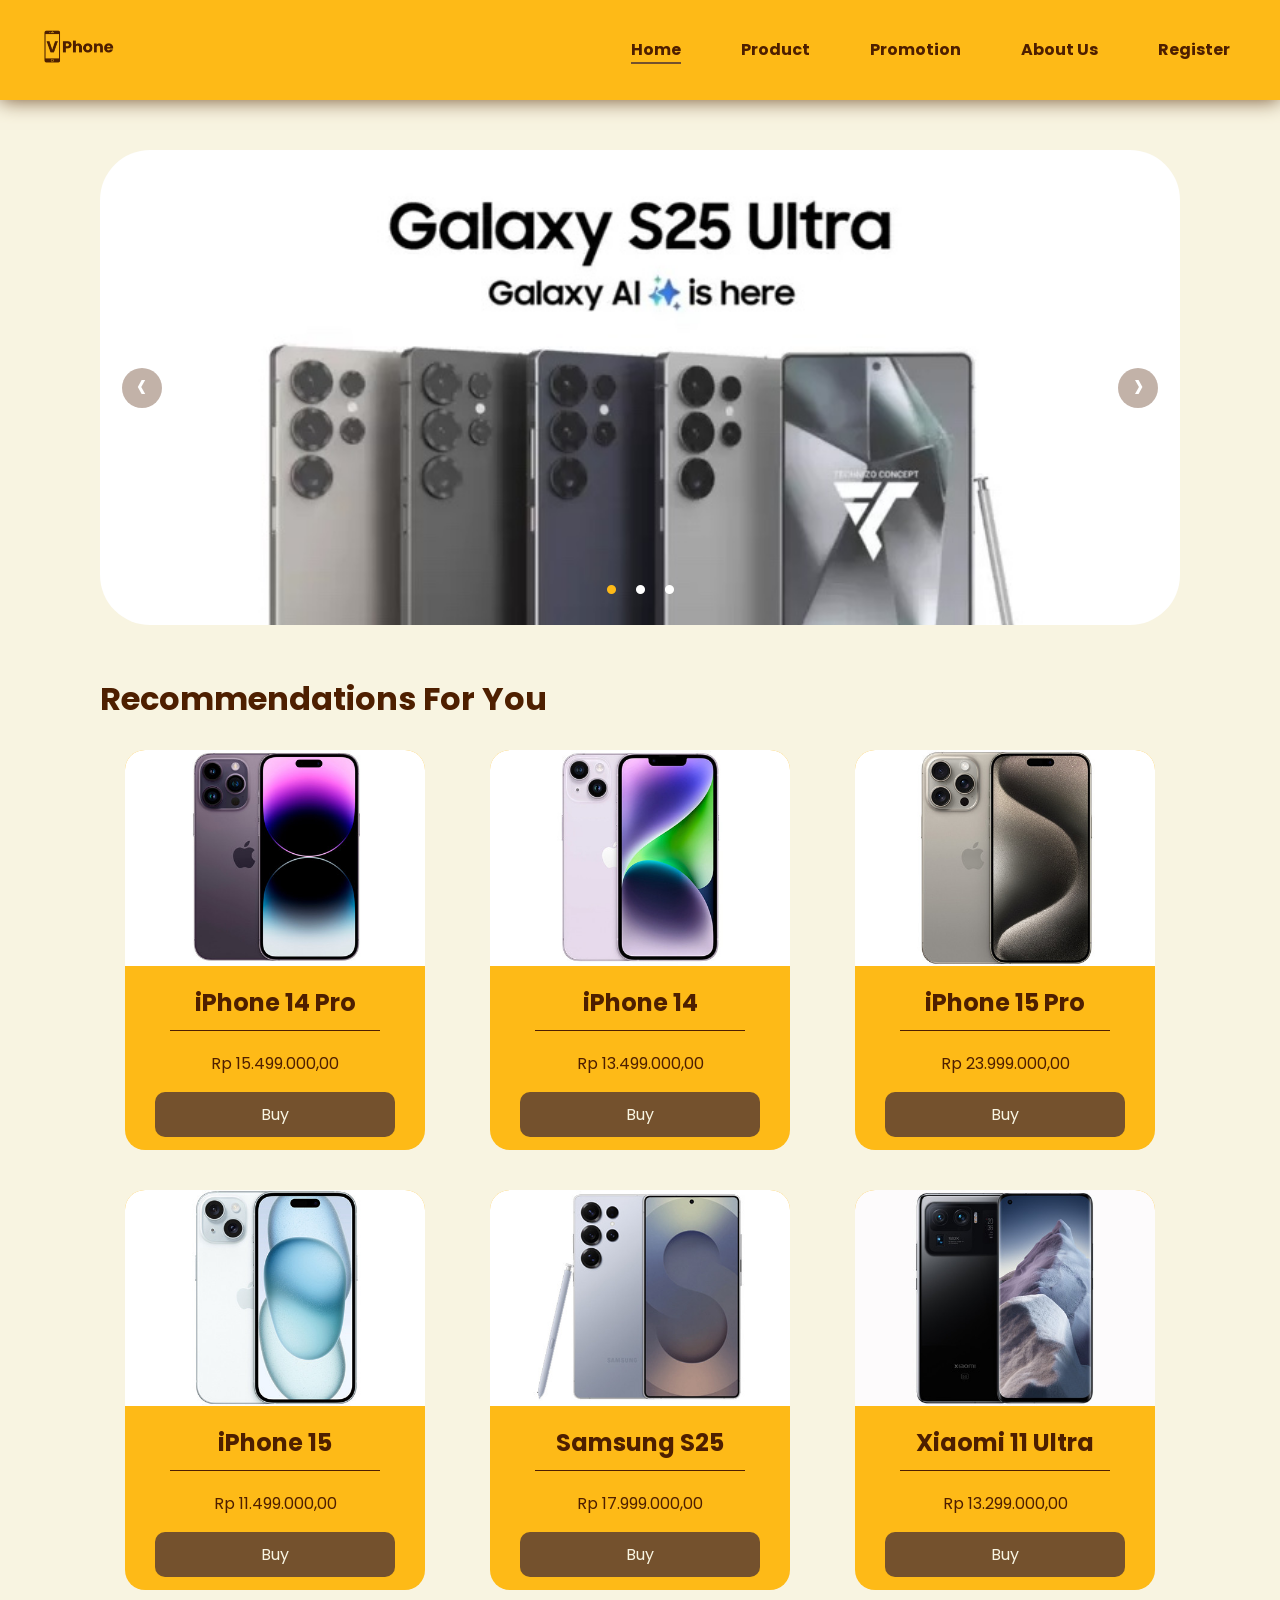
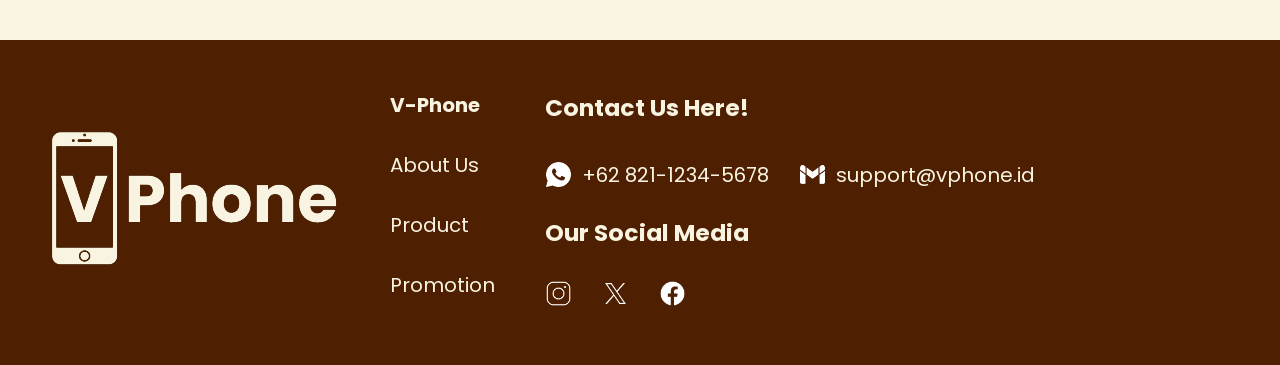
<file: index.html>
<!DOCTYPE html>
<html lang="en">
<head>
    <meta charset="UTF-8">
    <meta name="viewport" content="width=device-width, initial-scale=1.0">
    <title>V-Phone</title>

    <link rel="stylesheet" href="css/base.css">
    <link rel="stylesheet" href="css/navbar.css">
    <link rel="stylesheet" href="css/carousel.css">
    <link rel="stylesheet" href="css/recommendation.css">
    <link rel="stylesheet" href="css/footer.css">
</head>
<body>
    <!-- Navigation Bar -->
    <nav id="navbar">
        <div id="nav-element-wrapper">
            <div>
                <a href="index.html"><img src="asset/logo_dark.png" id="nav-logo" alt="V-Phone Logo"></a>
            </div>
            <div id="menu-wrapper">
                <a href="index.html" class="active">Home</a>
                <a href="product.html">Product</a>
                <a href="promotion.html">Promotion</a>
                <a href="about.html">About Us</a>
                <a href="register.html">Register</a>
            </div>
            <div id="hamburger-wrapper">
                <img src="asset/hamburger.png" id="hamburger" alt="">
            </div>
        </div>
        <div id="hamburger-nav-wrapper">
            <div>
                <a href="index.html" class="active">Home</a>
                <a href="product.html">Product</a>
                <a href="promotion.html">Promotion</a>
                <a href="about.html">About Us</a>
                <a href="register.html">Register</a>
            </div>
        </div>
    </nav>

    <!-- Carousel -->
    <section>
        <div class="carousel">
            <div class="carousel-inner">
                <input class="carousel-open" type="radio" id="carousel-1" name="carousel" aria-hidden="true" hidden="" checked="checked">
                <div class="carousel-item">
                    <img src="asset/image-slide1.jpg">
                </div>
                <input class="carousel-open" type="radio" id="carousel-2" name="carousel" aria-hidden="true" hidden="">
                <div class="carousel-item">
                    <img src="asset/image-slide2.jpeg">
                </div>
                <input class="carousel-open" type="radio" id="carousel-3" name="carousel" aria-hidden="true" hidden="">
                <div class="carousel-item">
                    <img src="asset/image-slide3.jpg">
                </div>
                <label for="carousel-3" class="carousel-control prev control-1">‹</label>
                <label for="carousel-2" class="carousel-control next control-1">›</label>
                <label for="carousel-1" class="carousel-control prev control-2">‹</label>
                <label for="carousel-3" class="carousel-control next control-2">›</label>
                <label for="carousel-2" class="carousel-control prev control-3">‹</label>
                <label for="carousel-1" class="carousel-control next control-3">›</label>
                <ol class="carousel-indicators">
                    <li>
                        <label for="carousel-1" class="carousel-bullet">•</label>
                    </li>
                    <li>
                        <label for="carousel-2" class="carousel-bullet">•</label>
                    </li>
                    <li>
                        <label for="carousel-3" class="carousel-bullet">•</label>
                    </li>
                </ol>
            </div>
        </div>
    </section>

    <!-- Recommendations -->
    <section id="recommendation-section">
        <h1 id="recommendation-title">Recommendations For You</h1>
        <div id="recommendation-product-wrapper">
           
        </div>
    </section>

    <!-- Footer -->
    <footer>
        <div id="inner-footer-wrapper">
            <div>
                <a href="index.html"><img class="logo-footer" src="asset/logo_light.png" alt=""></a>
            </div>
            <div id="menu-contact-wrapper">
                <div id="footer-menu-wrapper">
                    <a href="index.html"><b>V-Phone</b></a>
                    <a href="about.html">About Us</a>
                    <a href="product.html">Product</a>
                    <a href="product.html">Promotion</a>
                </div>
                <div id="footer-contact-wrapper">
                    <h3>Contact Us Here!</h3>
                    <div id="contact-list-wrapper">
                        <a href="https://api.whatsapp.com" class="contact-detail">
                            <img class="whatsapp" src="asset/whatsapp.png" alt="">
                            <p>+62 821-1234-5678</p>
                        </a>
                        <a href="https://mail.google.com" class="contact-detail">
                            <img class= "gmail" src="asset/gmail.png" alt="">
                            <p>support@vphone.id</p>
                        </a>
                    </div>
                    <h3>Our Social Media</h3>
                    <div id="social-media-list-wrapper">
                        <a href="https://www.instagram.com"><img class="instagram" src="asset/instagram.png" alt=""></a>
                        <a href="https://x.com"><img class="twitter" src="asset/twitter.png" alt=""></a>
                        <a href="https://web.facebook.com/?_rdc=1&_rdr"><img class ="facebook" src="asset/facebook.png" alt=""></a>
                    </div>
                </div>
            </div>
        </div>
    </footer>

    <script src="js/navbar.js"></script>
    <script src="js/recommendation.js"></script>
</body>
</html>
</file>
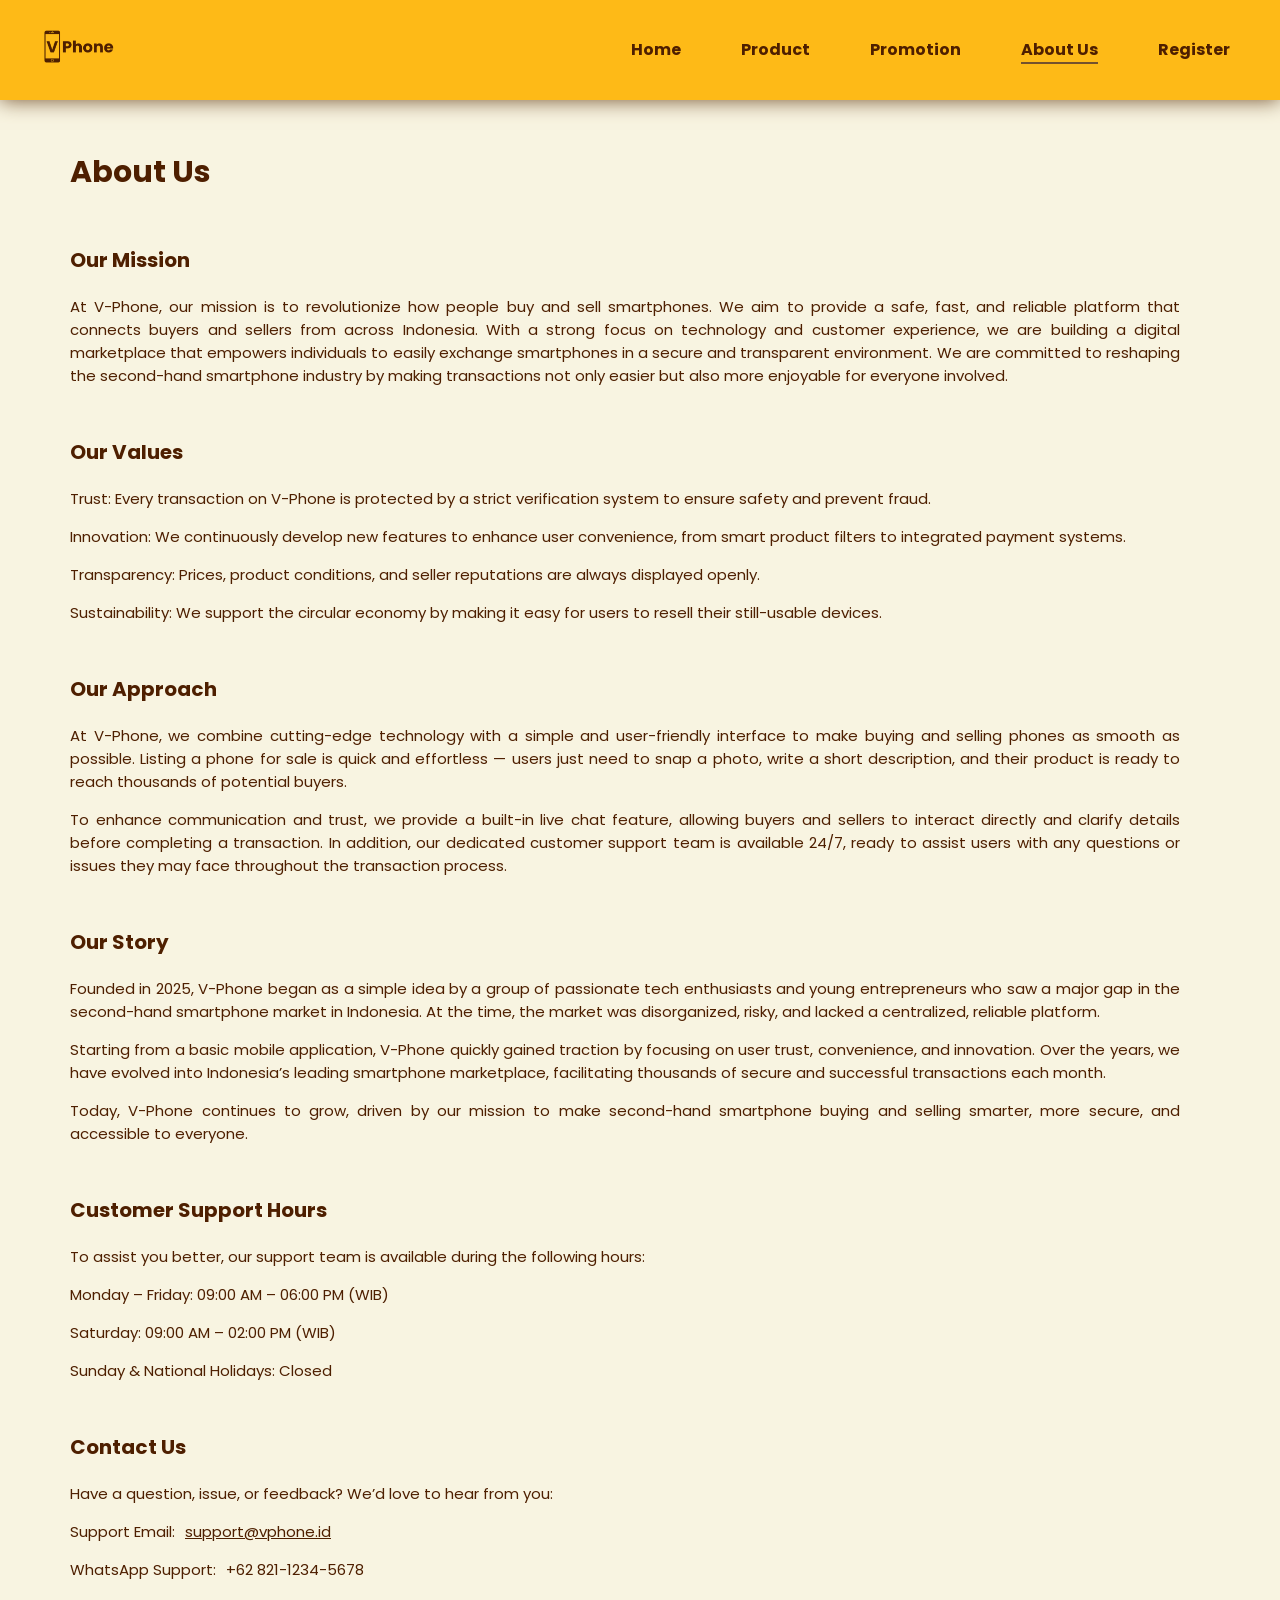
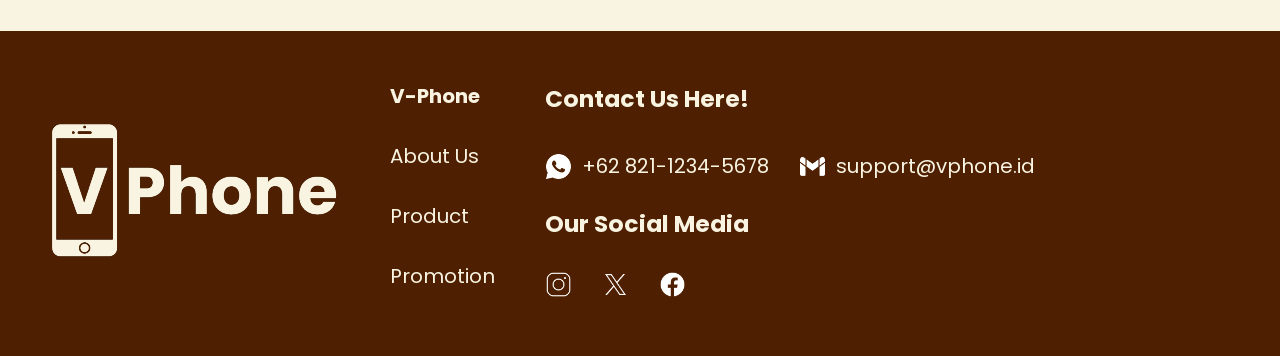
<file: about.html>
<!DOCTYPE html>
<html lang="en">
<head>
    <meta charset="UTF-8">
    <meta name="viewport" content="width=device-width, initial-scale=1.0">
    <title>About Us</title>
    <link rel="stylesheet" href="css/about.css" />
    <link rel="stylesheet" href="css/base.css" />
    <link rel="stylesheet" href="css/navbar.css" />
    <link rel="stylesheet" href="css/footer.css" />
</head>
<body>
    <!-- Navigation Bar -->
    <nav id="navbar">
        <div id="nav-element-wrapper">
            <div>
                <a href="index.html"><img src="asset/logo_dark.png" id="nav-logo" alt="V-Phone Logo"></a>
            </div>
            <div id="menu-wrapper">
                <a href="index.html">Home</a>
                <a href="product.html">Product</a>
                <a href="promotion.html">Promotion</a>
                <a href="about.html" class="active">About Us</a>
                <a href="register.html">Register</a>
            </div>
            <div id="hamburger-wrapper">
                <img src="asset/hamburger.png" id="hamburger" alt="">
            </div>
        </div>
        <div id="hamburger-nav-wrapper">
            <div>
                <a href="index.html">Home</a>
                <a href="product.html">Product</a>
                <a href="promotion.html">Promotion</a>
                <a href="about.html" class="active">About Us</a>
                <a href="register.html">Register</a>
            </div>
        </div>
    </nav>

    <!-- Content -->
    <div id="about-us-wrapper"> 
        <h1 id="about">
        About Us
        </h1>
        <h1 class="title">Our Mission</h1>
        <p class="text-content">
            At V-Phone, our mission is to revolutionize how people buy and sell smartphones. We aim to provide a safe, fast, and reliable platform that connects buyers and sellers from across Indonesia. With a strong focus on technology and customer experience, we are building a digital marketplace that empowers individuals to easily exchange smartphones in a secure and transparent environment.
            We are committed to reshaping the second-hand smartphone industry by making transactions not only easier but also more enjoyable for everyone involved.
        </p>
        <h1 class="title">Our Values</h1>
        <p class="text-content">
            Trust: Every transaction on V-Phone is protected by a strict verification system to ensure safety and prevent fraud.
        </p>
        <p class="text-content">
            Innovation: We continuously develop new features to enhance user convenience, from smart product filters to integrated payment systems.
        </p>
        <p class="text-content">
            Transparency: Prices, product conditions, and seller reputations are always displayed openly.
        </p>
        <p class="text-content">
            Sustainability: We support the circular economy by making it easy for users to resell their still-usable devices.
        </p>
        <h1 class="title">Our Approach</h1>
        <p class="text-content">
            At V-Phone, we combine cutting-edge technology with a simple and user-friendly interface to make buying and selling phones as smooth as possible. Listing a phone for sale is quick and effortless — users just need to snap a photo, write a short description, and their product is ready to reach thousands of potential buyers.
        </p>
        <p class="text-content">To enhance communication and trust, we provide a built-in live chat feature, allowing buyers and sellers to interact directly and clarify details before completing a transaction. In addition, our dedicated customer support team is available 24/7, ready to assist users with any questions or issues they may face throughout the transaction process.
        </p>
        <h1 class="title">Our Story</h1>
        <p class="text-content">
            Founded in 2025, V-Phone began as a simple idea by a group of passionate tech enthusiasts and young entrepreneurs who saw a major gap in the second-hand smartphone market in Indonesia. At the time, the market was disorganized, risky, and lacked a centralized, reliable platform.
        </p>
        <p class="text-content">
            Starting from a basic mobile application, V-Phone quickly gained traction by focusing on user trust, convenience, and innovation. Over the years, we have evolved into Indonesia’s leading smartphone marketplace, facilitating thousands of secure and successful transactions each month.
        </p>
        <p class="text-content">
            Today, V-Phone continues to grow, driven by our mission to make second-hand smartphone buying and selling smarter, more secure, and accessible to everyone.
        </p>
        <h1 class="title">Customer Support Hours</h1>
        <p class="text-content">
            To assist you better, our support team is available during the following hours:
        </p>
        <p class="text-content">
            Monday – Friday: 09:00 AM – 06:00 PM (WIB)
        </p>
        <p class="text-content">
            Saturday: 09:00 AM – 02:00 PM (WIB)
        </p>
        <p class="text-content">
            Sunday & National Holidays: Closed
        </p>
        <h1 class="title">Contact Us</h1>
        <p class="text-content">
            Have a question, issue, or feedback? We’d love to hear from you:
        </p>
        <p class="text-content">
            Support Email: <a id = "email-support" href="https://mail.google.com">support@vphone.id</a>
        </p>
        <p class="text-content">
            WhatsApp Support: <a id="contact-support" href="https://api.whatsapp.com">+62 821-1234-5678</a>
        </p>
    </div>

    <!-- Footer -->
    <footer>
        <div id="inner-footer-wrapper">
            <div>
                <a href="index.html"><img class="logo-footer" src="asset/logo_light.png" alt=""></a>
            </div>
            <div id="menu-contact-wrapper">
                <div id="footer-menu-wrapper">
                    <a href="index.html"><b>V-Phone</b></a>
                    <a href="about.html">About Us</a>
                    <a href="product.html">Product</a>
                    <a href="promotion.html">Promotion</a>
                </div>
                <div id="footer-contact-wrapper">
                    <h3>Contact Us Here!</h3>
                    <div id="contact-list-wrapper">
                        <a href="https://api.whatsapp.com" class="contact-detail">
                            <img class="whatsapp" src="asset/whatsapp.png" alt="">
                            <p>+62 821-1234-5678</p>
                        </a>
                        <a href="https://mail.google.com" class="contact-detail">
                            <img class= "gmail" src="asset/gmail.png" alt="">
                            <p>support@vphone.id</p>
                        </a>
                    </div>
                    <h3>Our Social Media</h3>
                    <div id="social-media-list-wrapper">
                        <a href="https://www.instagram.com"><img class="instagram" src="asset/instagram.png" alt=""></a>
                        <a href="https://x.com"><img class="twitter" src="asset/twitter.png" alt=""></a>
                        <a href="https://web.facebook.com/?_rdc=1&_rdr"><img class ="facebook" src="asset/facebook.png" alt=""></a>
                    </div>
                </div>
            </div>
        </div>
    </footer>

    <script src="js/navbar.js"></script>
</body>
</html>
</file>
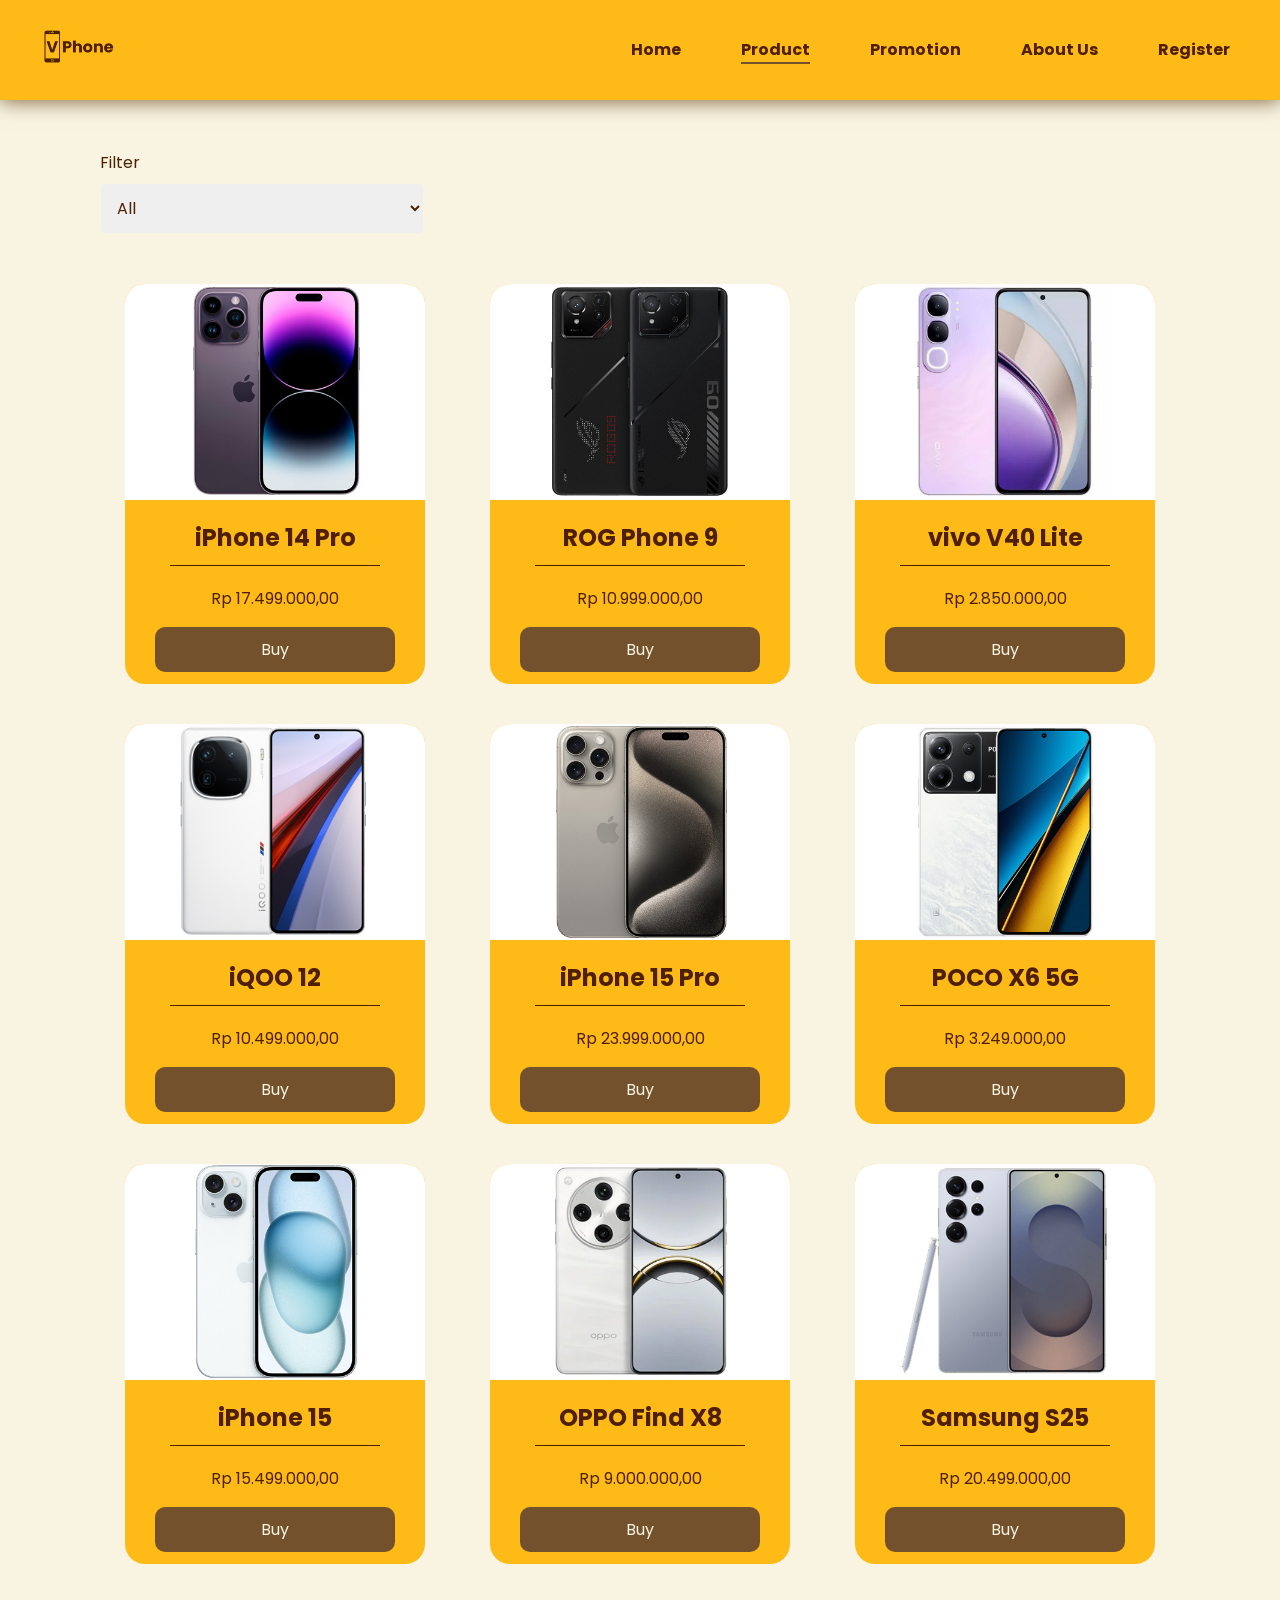
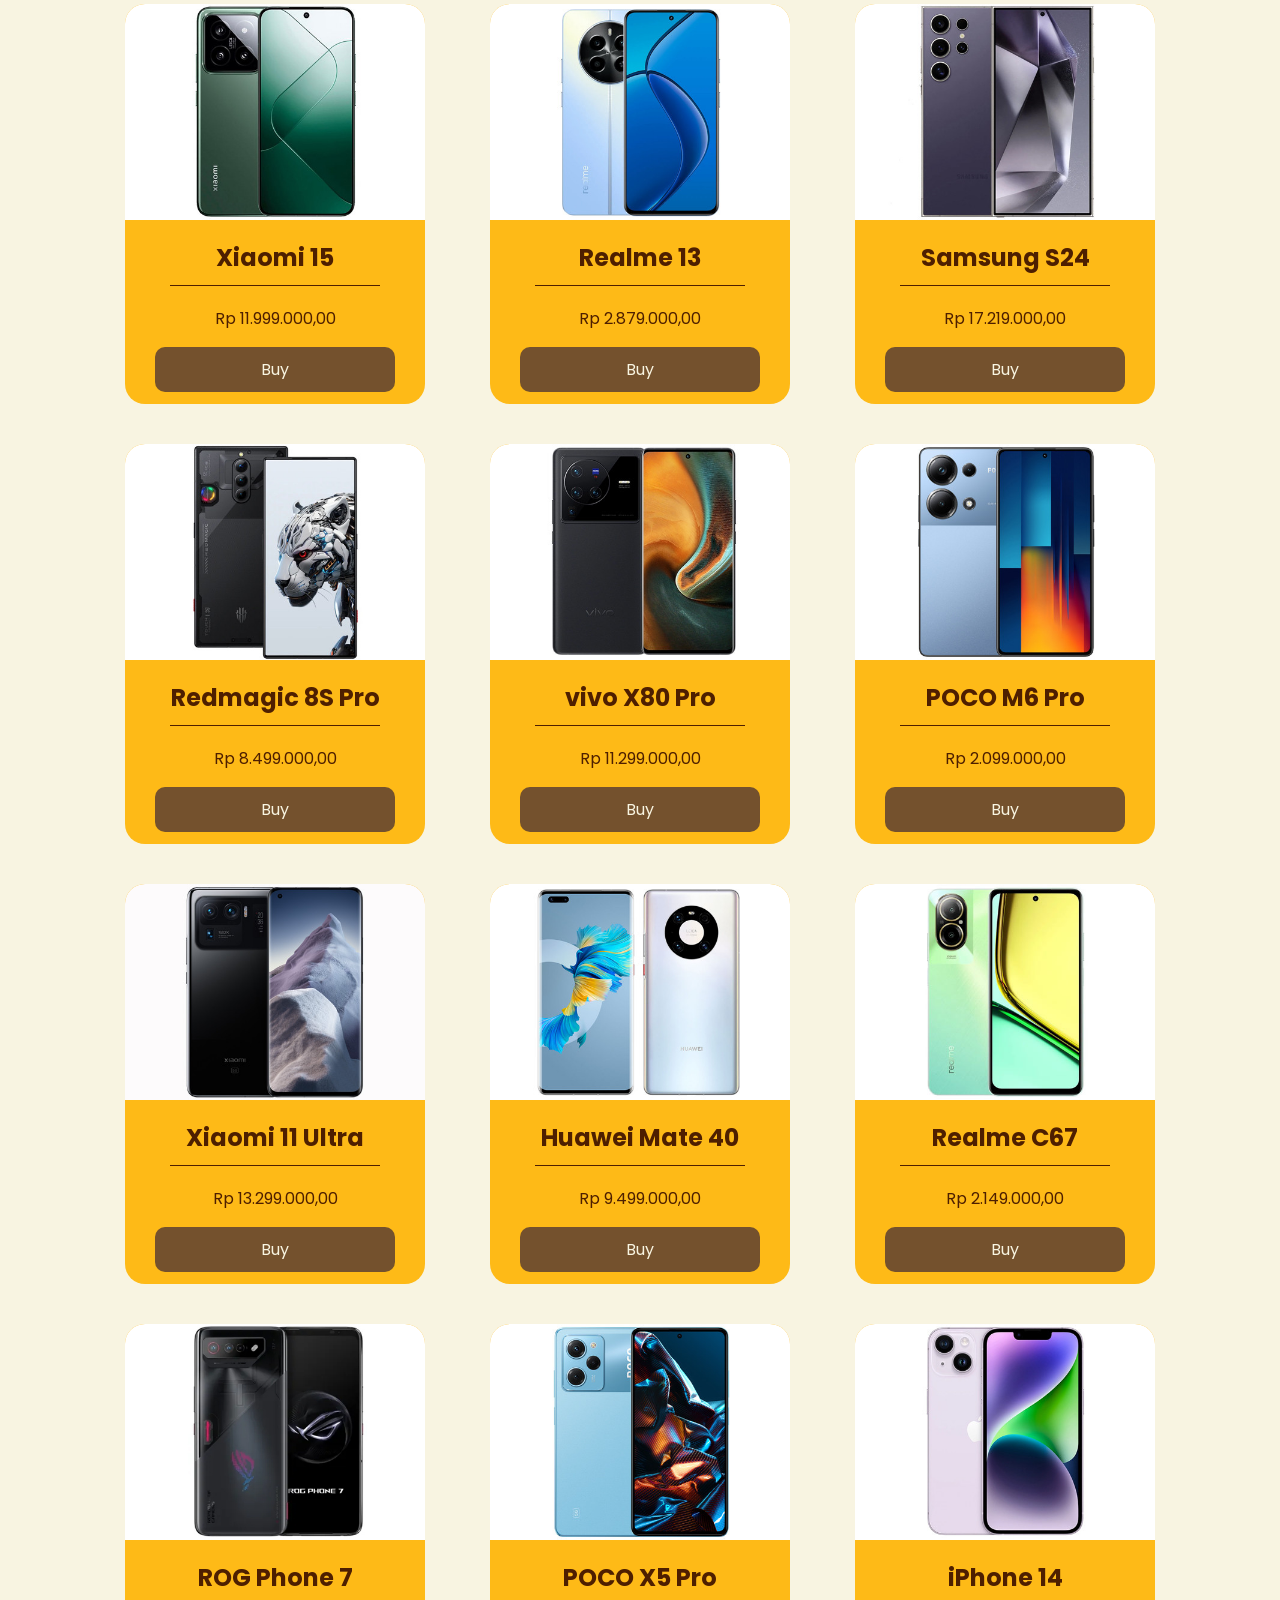
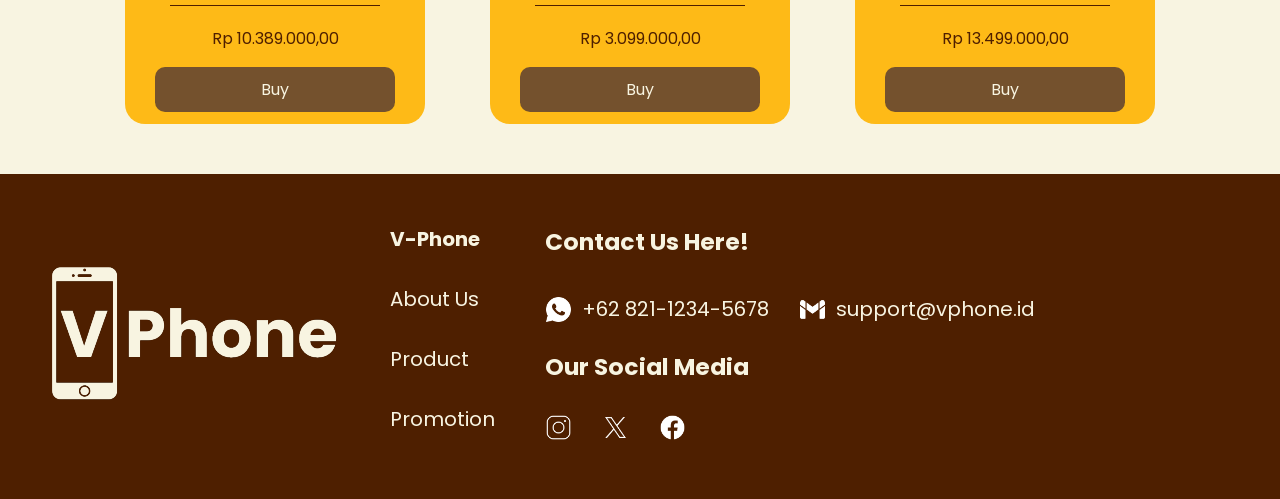
<file: product.html>
<!DOCTYPE html>
<html lang="en">
<head>
    <meta charset="UTF-8">
    <meta name="viewport" content="width=device-width, initial-scale=1.0">
    <title>Product</title>
    <link rel="stylesheet" href="css/recommendation.css">
    <link rel="stylesheet" href="css/filter.css">
    <link rel="stylesheet" href="css/base.css" />
    <link rel="stylesheet" href="css/navbar.css" />
    <link rel="stylesheet" href="css/footer.css" />
</head>
<body>
    <!-- Navigation Bar -->
    <nav id="navbar">
        <div id="nav-element-wrapper">
            <div>
                <a href="index.html"><img src="asset/logo_dark.png" id="nav-logo" alt="V-Phone Logo"></a>
            </div>
            <div id="menu-wrapper">
                <a href="index.html">Home</a>
                <a href="product.html" class="active">Product</a>
                <a href="promotion.html">Promotion</a>
                <a href="about.html">About Us</a>
                <a href="register.html">Register</a>
            </div>
            <div id="hamburger-wrapper">
                <img src="asset/hamburger.png" id="hamburger" alt="">
            </div>
        </div>
        <div id="hamburger-nav-wrapper">
            <div>
                <a href="index.html">Home</a>
                <a href="product.html" class="active">Product</a>
                <a href="promotion.html">Promotion</a>
                <a href="about.html">About Us</a>
                <a href="register.html">Register</a>
            </div>
        </div>
    </nav>

    <!-- Search Filter -->
    <section id="recommendation-section">
        <div class="input-group">
            <label for="search">Filter</label>
            <select name="search" id="search">
                <option value="all">All</option>
                <option value="gaming">Gaming</option>
                <option value="camera">Camera</option>
                <option value="budget">Budget</option>
            </select>
        </div>
        
        <!-- Product Card -->
        <div id="recommendation-product-wrapper"></div>
    </section>

    <!-- Footer -->
    <footer>
        <div id="inner-footer-wrapper">
            <div>
                <a href="index.html"><img class="logo-footer" src="asset/logo_light.png" alt=""></a>
            </div>
            <div id="menu-contact-wrapper">
                <div id="footer-menu-wrapper">
                    <a href="index.html"><b>V-Phone</b></a>
                    <a href="about.html">About Us</a>
                    <a href="product.html">Product</a>
                    <a href="promotion.html">Promotion</a>
                </div>
                <div id="footer-contact-wrapper">
                    <h3>Contact Us Here!</h3>
                    <div id="contact-list-wrapper">
                        <a href="https://api.whatsapp.com" class="contact-detail">
                            <img class="whatsapp" src="asset/whatsapp.png" alt="">
                            <p>+62 821-1234-5678</p>
                        </a>
                        <a href="https://mail.google.com" class="contact-detail">
                            <img class= "gmail" src="asset/gmail.png" alt="">
                            <p>support@vphone.id</p>
                        </a>
                    </div>
                    <h3>Our Social Media</h3>
                    <div id="social-media-list-wrapper">
                        <a href="https://www.instagram.com"><img class="instagram" src="asset/instagram.png" alt=""></a>
                        <a href="https://x.com"><img class="twitter" src="asset/twitter.png" alt=""></a>
                        <a href="https://web.facebook.com/?_rdc=1&_rdr"><img class ="facebook" src="asset/facebook.png" alt=""></a>
                    </div>
                </div>
            </div>
        </div>
    </footer>

    <script src="js/navbar.js"></script>
    <script src="js/product.js"></script>
</body>
</html>
</file>
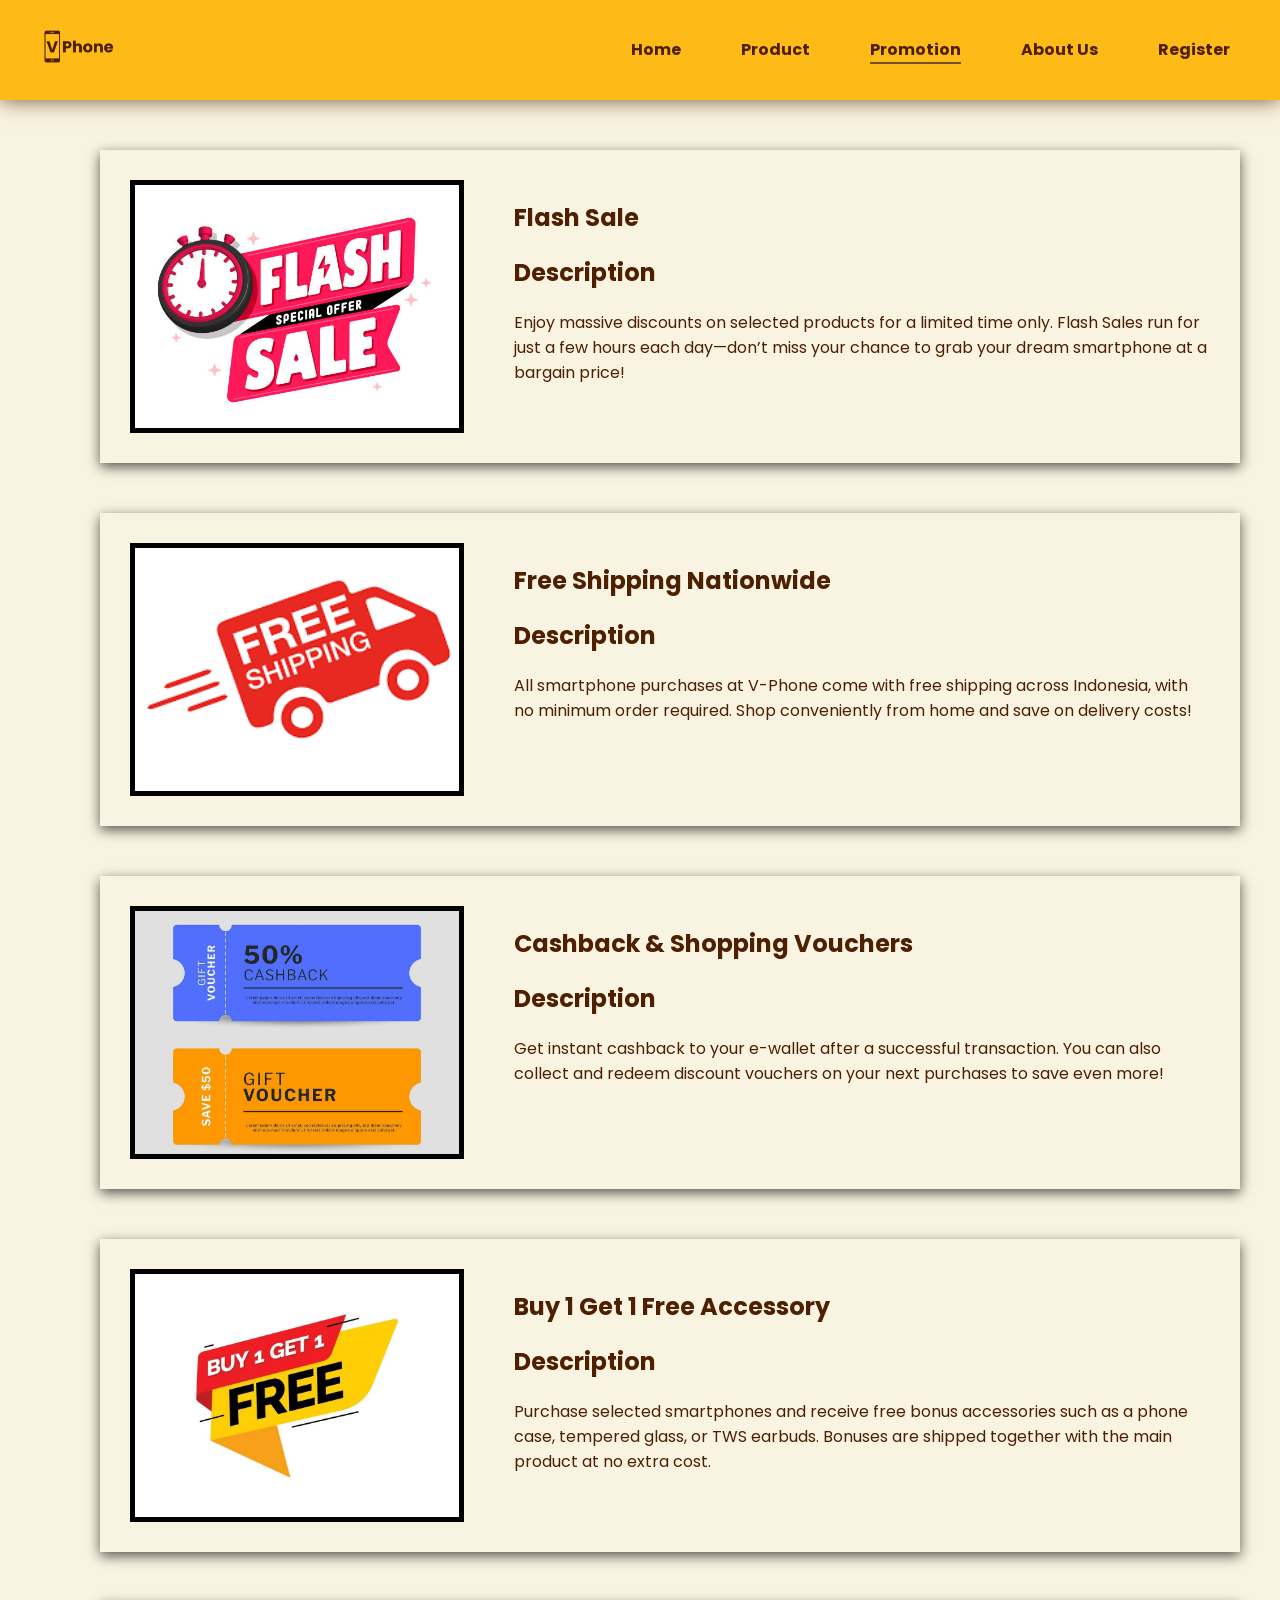
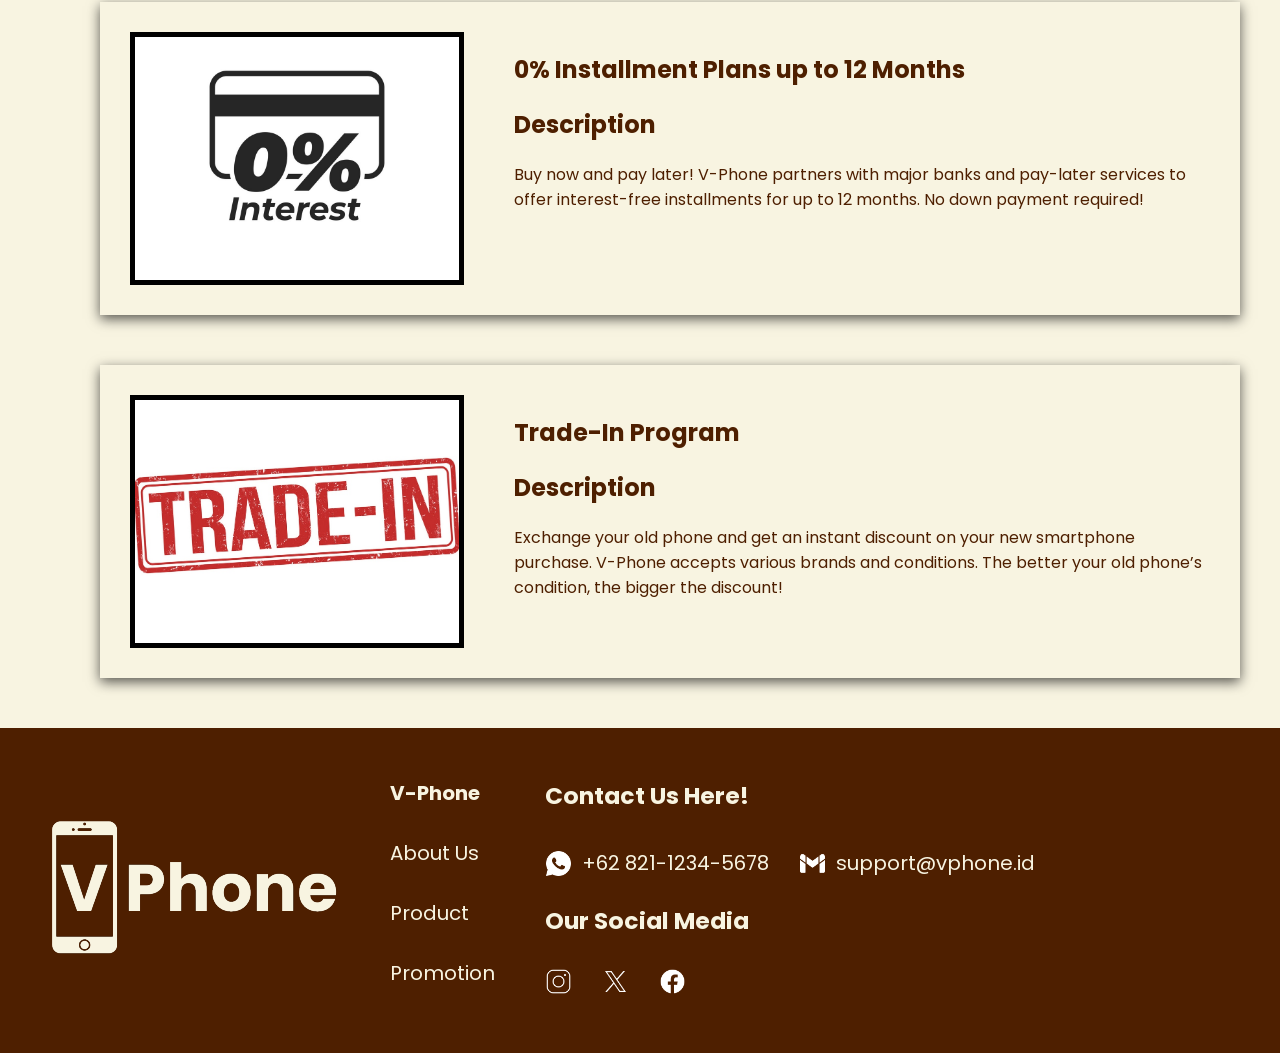
<file: promotion.html>
<!DOCTYPE html>
<html lang="en">
<head>
    <meta charset="UTF-8">
    <meta name="viewport" content="width=device-width, initial-scale=1.0">
    <title>Promotion</title>
    <link rel="stylesheet" href="css/promotion.css">
    <link rel="stylesheet" href="css/base.css" />
    <link rel="stylesheet" href="css/navbar.css" />
    <link rel="stylesheet" href="css/footer.css" />
</head>
<body>
  <!-- Navigation Bar -->
    <nav id="navbar">
        <div id="nav-element-wrapper">
            <div>
                <a href="index.html"><img src="asset/logo_dark.png" id="nav-logo" alt="V-Phone Logo"></a>
            </div>
            <div id="menu-wrapper">
                <a href="index.html">Home</a>
                <a href="product.html">Product</a>
                <a href="promotion.html" class="active">Promotion</a>
                <a href="about.html">About Us</a>
                <a href="register.html">Register</a>
            </div>
            <div id="hamburger-wrapper">
                <img src="asset/hamburger.png" id="hamburger" alt="">
            </div>
        </div>
        <div id="hamburger-nav-wrapper">
          <div>
            <a href="index.html">Home</a>
            <a href="product.html">Product</a>
            <a href="promotion.html" class="active">Promotion</a>
            <a href="about.html">About Us</a>
            <a href="register.html">Register</a>
          </div>
        </div>
    </nav>

    <!-- Promotion Container -->
    <section>
        <div class="promotion-container">
          <div class="voucher-wrapper">
            <img class="voucher" src="asset/flash sale.jpeg" alt="">
          </div>
          <div class="promotion-text-wrapper">
            <h1 class="program-title">Flash Sale</h1>
            <h2 class="description-title">Description</h2>
            <p class="description">Enjoy massive discounts on selected products for a limited time only. Flash Sales run for just a few hours each day—don’t miss your chance to grab your dream smartphone at a bargain price!</p>
          </div>
        </div>
      
        <div class="promotion-container">
          <div class="voucher-wrapper">
            <img class="voucher" src="asset/shipping.png" alt="">
          </div>
          <div class="promotion-text-wrapper">
            <h1 class="program-title">Free Shipping Nationwide</h1>
            <h2 class="description-title">Description</h2>
            <p class="description">All smartphone purchases at V-Phone come with free shipping across Indonesia, with no minimum order required. Shop conveniently from home and save on delivery costs!</p>
          </div>
        </div>
      
        <div class="promotion-container">
          <div class="voucher-wrapper">
            <img class="voucher" src="asset/cashback.jpeg" alt="">
          </div>
          <div class="promotion-text-wrapper">
            <h1 class="program-title">Cashback & Shopping Vouchers</h1>
            <h2 class="description-title">Description</h2>
            <p class="description">Get instant cashback to your e-wallet after a successful transaction. You can also collect and redeem discount vouchers on your next purchases to save even more!</p>
          </div>
        </div>
      
        <div class="promotion-container">
            <div class="voucher-wrapper">
              <img class="voucher" src="asset/buy 1 .jpeg" alt="">
            </div>
            <div class="promotion-text-wrapper">
              <h1 class="program-title">Buy 1 Get 1 Free Accessory</h1>
              <h2 class="description-title">Description</h2>
              <p class="description">Purchase selected smartphones and receive free bonus accessories such as a phone case, tempered glass, or TWS earbuds. Bonuses are shipped together with the main product at no extra cost.</p>
            </div>
          </div>
        
          <div class="promotion-container">
            <div class="voucher-wrapper">
              <img class="voucher" src="asset/0 interest.jpeg" alt="">
            </div>
            <div class="promotion-text-wrapper">
              <h1 class="program-title">0% Installment Plans up to 12 Months</h1>
              <h2 class="description-title">Description</h2>
              <p class="description">Buy now and pay later! V-Phone partners with major banks and pay-later services to offer interest-free installments for up to 12 months. No down payment required!</p>
            </div>
          </div>
        
          <div class="promotion-container">
            <div class="voucher-wrapper">
              <img class="voucher" src="asset/trade in.jpeg" alt="">
            </div>
            <div class="promotion-text-wrapper">
              <h1 class="program-title">Trade-In Program</h1>
              <h2 class="description-title">Description</h2>
              <p class="description">Exchange your old phone and get an instant discount on your new smartphone purchase. V-Phone accepts various brands and conditions. The better your old phone’s condition, the bigger the discount!</p>
            </div>
          </div>
      </section>
      
    <!-- Footer -->
    <footer>
        <div id="inner-footer-wrapper">
            <div>
                <a href="index.html"><img class="logo-footer" src="asset/logo_light.png" alt=""></a>
            </div>
            <div id="menu-contact-wrapper">
                <div id="footer-menu-wrapper">
                  <a href="index.html"><b>V-Phone</b></a>
                  <a href="about.html">About Us</a>
                  <a href="product.html">Product</a>
                  <a href="promotion.html">Promotion</a>
                </div>
                <div id="footer-contact-wrapper">
                    <h3>Contact Us Here!</h3>
                    <div id="contact-list-wrapper">
                        <a href="https://api.whatsapp.com" class="contact-detail">
                            <img class="whatsapp" src="asset/whatsapp.png" alt="">
                            <p>+62 821-1234-5678</p>
                        </a>
                        <a href="https://mail.google.com" class="contact-detail">
                            <img class= "gmail" src="asset/gmail.png" alt="">
                            <p>support@vphone.id</p>
                        </a>
                    </div>
                    <h3>Our Social Media</h3>
                    <div id="social-media-list-wrapper">
                        <a href="https://www.instagram.com"><img class="instagram" src="asset/instagram.png" alt=""></a>
                        <a href="https://x.com"><img class="twitter" src="asset/twitter.png" alt=""></a>
                        <a href="https://web.facebook.com/?_rdc=1&_rdr"><img class ="facebook" src="asset/facebook.png" alt=""></a>
                    </div>
                </div>
            </div>
        </div>
    </footer>

    <script src="js/navbar.js"></script>
</body>
</html>
</file>
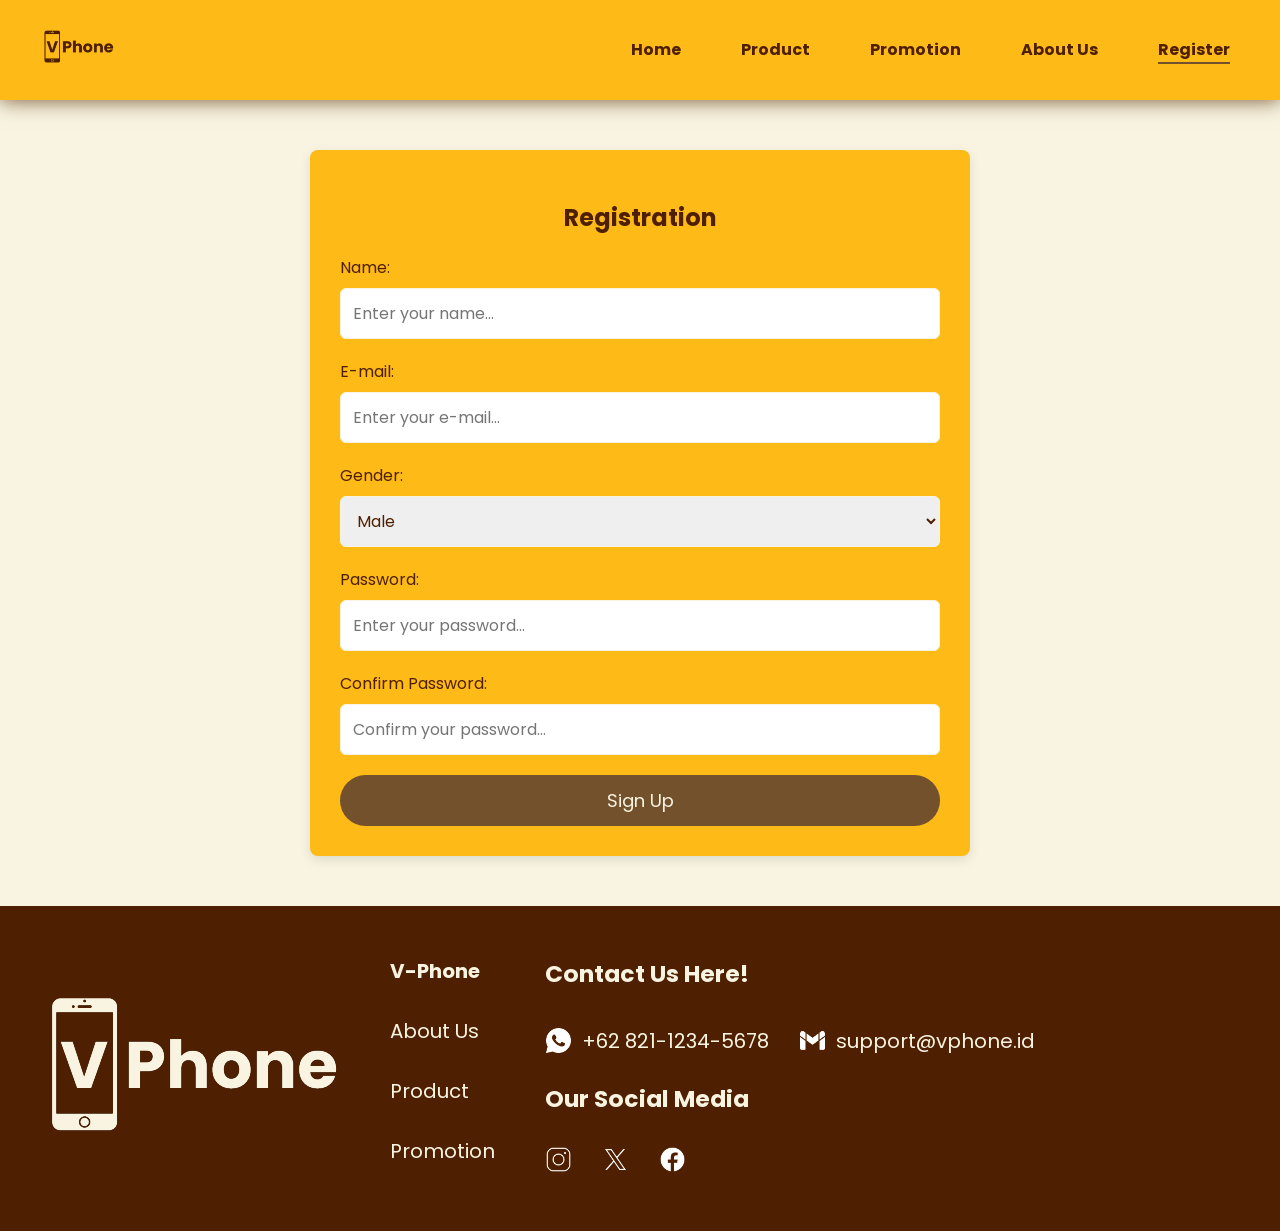
<file: register.html>
<!DOCTYPE html>
<html lang="en">
<head>
    <meta charset="UTF-8">
    <meta name="viewport" content="width=device-width, initial-scale=1.0">
    <title>Registration Form</title>
    <link rel="stylesheet" href="css/register.css" />
    <link rel="stylesheet" href="css/base.css" />
    <link rel="stylesheet" href="css/navbar.css" />
    <link rel="stylesheet" href="css/footer.css" />
</head>
<body>
  <!-- Navigation Bar -->
    <nav id="navbar">
        <div id="nav-element-wrapper">
            <div>
                <a href="index.html"><img src="asset/logo_dark.png" id="nav-logo" alt="V-Phone Logo"></a>
            </div>
            <div id="menu-wrapper">
                <a href="index.html">Home</a>
                <a href="product.html">Product</a>
                <a href="promotion.html">Promotion</a>
                <a href="about.html">About Us</a>
                <a href="register.html" class="active">Register</a>
            </div>
            <div id="hamburger-wrapper">
                <img src="asset/hamburger.png" id="hamburger" alt="">
            </div>
        </div>
        <div id="hamburger-nav-wrapper">
          <div>
            <a href="index.html">Home</a>
            <a href="product.html">Product</a>
            <a href="promotion.html">Promotion</a>
            <a href="about.html">About Us</a>
            <a href="register.html" class="active">Register</a>
          </div>
        </div>
    </nav>

    <!-- Registration Form -->
    <div class="form-container">
        <h2>Registration</h2>
  
        <form id="registrationForm" action="" method="post">
          
          <!-- Username -->
          <div class="input-group">
            <label for="nama"> Name:</label>
            <input type="text" name="nama" id="nama" placeholder="Enter your name...">
          </div>

          <!-- Email -->
          <div class="input-group">
            <label for="email"> E-mail:</label>
            <input type="email" name="email" id="email" placeholder="Enter your e-mail...">
          </div>

          <!-- Gender -->
          <div class="input-group">
            <label for="gender"> Gender:</label>
            <select name="gender" id="gender">
              <option value="Male">Male</option>
              <option value="Female">Female</option>
              <option value="Other">Other</option>
            </select>
          </div>

          <!-- Password -->
          <div class="input-group">
            <label for="password"> Password:</label>
            <input type="password" name="password" id="password" placeholder="Enter your password...">
          </div>
  
          <!-- Confirm Password -->
          <div class="input-group">
            <label for="confpass"> Confirm Password:</label>
            <input type="password" name="confpass" id="confpass" placeholder="Confirm your password...">
          </div>
  
          <div class="button-container">
            <button>Sign Up</button>
          </div>
        </form>
    </div>

  <!-- Footer -->
  <footer>
    <div id="inner-footer-wrapper">
        <div>
            <a href="index.html"><img class="logo-footer" src="asset/logo_light.png" alt=""></a>
        </div>
        <div id="menu-contact-wrapper">
            <div id="footer-menu-wrapper">
              <a href="index.html"><b>V-Phone</b></a>
              <a href="about.html">About Us</a>
              <a href="product.html">Product</a>
              <a href="promotion.html">Promotion</a>
            </div>
            <div id="footer-contact-wrapper">
                <h3>Contact Us Here!</h3>
                <div id="contact-list-wrapper">
                    <a href="https://api.whatsapp.com" class="contact-detail">
                        <img class="whatsapp" src="asset/whatsapp.png" alt="">
                        <p>+62 821-1234-5678</p>
                    </a>
                    <a href="https://mail.google.com" class="contact-detail">
                        <img class= "gmail" src="asset/gmail.png" alt="">
                        <p>support@vphone.id</p>
                    </a>
                </div>
                <h3>Our Social Media</h3>
                <div id="social-media-list-wrapper">
                    <a href="https://www.instagram.com"><img class="instagram" src="asset/instagram.png" alt=""></a>
                    <a href="https://x.com"><img class="twitter" src="asset/twitter.png" alt=""></a>
                    <a href="https://web.facebook.com/?_rdc=1&_rdr"><img class ="facebook" src="asset/facebook.png" alt=""></a>
                </div>
            </div>
        </div>
    </div>
</footer>

<script src="js/navbar.js"></script>
<script src="js/register.js"></script>
</body>
</html>
</file>
<file: css/base.css>
@import url('https://fonts.googleapis.com/css2?family=Poppins:ital,wght@0,100;0,200;0,300;0,400;0,500;0,600;0,700;0,800;0,900;1,100;1,200;1,300;1,400;1,500;1,600;1,700;1,800;1,900&display=swap');

:root {
    --primary: #F8F4E1;
    --secondary: #FEBA17;
    --ternary: #74512D;
    --ascent: #4E1F00;
}

* {
    font-family: "Poppins", sans-serif;
}

body {
    margin: 0;
    padding: 0;
    background-color: var(--primary);
    overflow-x: hidden;
    margin-top: 150px;
}

section {
    margin: 0px 30px 0px 30px;
}

@media screen and (min-width: 768px) {
    section {
        margin: 0px 100px 0px 100px;
    }
}
</file>
<file: css/navbar.css>
#navbar {
	background: var(--secondary);
	height: 100px;
	width: 100vw;
    position: fixed;
    top: 0;
    z-index: 9999;
    box-shadow: 0px 0px 20px var(--ternary);
}

#nav-element-wrapper {
	height: 100%;
	display: flex;
	align-items: center;
	padding: 0px 50px 0px 30px;
}

#nav-logo {
	width: auto;
	height: 5vh;
}

#menu-wrapper {
	display: none;
	margin-left: 0;
	font-weight: bold;
}

#menu-wrapper a {
	text-decoration: none;
	color: var(--ascent);
	font-size: 1em;
	transition: all 0.2s ease-in-out;
}

#menu-wrapper a:hover {
	color: var(--ternary);
	transition: all 0.2s ease-in-out;
}

#hamburger-wrapper {
	display: flex;
	width: 100%;
}

#hamburger-wrapper img {
	width: 50px;
	margin-left: auto;
}

#hamburger-nav-wrapper {
	display: none;
	gap: 10px;
	flex-direction: column;
	width: 100vw;
	height: 200px;
	background: var(--secondary);
	position: relative;
	z-index: 9999;
}

#hamburger-nav-wrapper div {
	display: flex;
	flex-direction: column;
	justify-content: center;
    align-items: center;
	text-align: center;
    gap: 13px;
}

#hamburger-nav-wrapper a {
	text-decoration: none;
	color: var(--ascent);
    transition: all 0.2s ease-in-out;
}

#hamburger-nav-wrapper a:hover {
    font-weight: bolder;
    transition: all 0.2s ease-in-out;
}

@media screen and (min-width: 768px) {
	#menu-wrapper {
		margin-left: auto;
		display: flex;
		gap: 60px;
	}

	#hamburger-wrapper {
		display: none;
	}   
}

.active {
	border-bottom: 2px solid var(--ternary);
	width: fit-content;
}
</file>
<file: css/carousel.css>
.carousel {
    position: relative;
    margin-top: 50px;
    margin-bottom: 50px;
}

.carousel-inner {
    position: relative;
    overflow: hidden;
    width: 100%;
    border-radius: 50px;
}

.carousel-open:checked + .carousel-item {
    position: static;
    opacity: 100;
}

.carousel-item {
    position: absolute;
    opacity: 0;
    -webkit-transition: opacity 0.6s ease-out;
    transition: opacity 0.6s ease-out;
}

.carousel-item img {
    display: block;
    object-fit: cover;
    width: 100vw;
    height: auto;
    max-width: 100%;
    max-height: 80vh;
}

.carousel-control {
    background: #4e1f0057;
    border-radius: 50%;
    color: #fff;
    cursor: pointer;
    display: none;
    font-size: 40px;
    height: 40px;
    line-height: 35px;
    position: absolute;
    top: 50%;
    -webkit-transform: translate(0, -50%);
    cursor: pointer;
    -ms-transform: translate(0, -50%);
    transform: translate(0, -50%);
    text-align: center;
    width: 40px;
    z-index: 10;
}

.carousel-control.prev {
    left: 2%;
}

.carousel-control.next {
    right: 2%;
}

.carousel-control:hover {
    background: #4E1F00;
    color: #aaaaaa;
}

#carousel-1:checked ~ .control-1,
#carousel-2:checked ~ .control-2,
#carousel-3:checked ~ .control-3 {
    display: block;
}

.carousel-indicators {
    list-style: none;
    margin: 0;
    padding: 0;
    position: absolute;
    bottom: 2%;
    left: 0;
    right: 0;
    text-align: center;
    z-index: 10;
}

.carousel-indicators li {
    display: inline-block;
    margin: 0 5px;
}

.carousel-bullet {
    color: #fff;
    cursor: pointer;
    display: block;
    font-size: 35px;
}

.carousel-bullet:hover {
    color: #aaaaaa;
}

#carousel-1:checked ~ .control-1 ~ .carousel-indicators li:nth-child(1) .carousel-bullet,
#carousel-2:checked ~ .control-2 ~ .carousel-indicators li:nth-child(2) .carousel-bullet,
#carousel-3:checked ~ .control-3 ~ .carousel-indicators li:nth-child(3) .carousel-bullet {
    color: #FEBA17;
}

#title {
    width: 100%;
    position: absolute;
    padding: 0px;
    margin: 0px auto;
    text-align: center;
    font-size: 27px;
    color: rgba(255, 255, 255, 1);
    font-family: 'Open Sans', sans-serif;
    z-index: 9999;
    text-shadow: 0px 1px 2px rgba(0, 0, 0, 0.33), -1px 0px 2px rgba(255, 255, 255, 0);
}
</file>
<file: css/recommendation.css>
#recommendation-section {
    padding-bottom: 50px;
}

#recommendation-title {
    color: var(--ascent);
    font-size: 1.4em;
    text-align: center;
}

#recommendation-product-wrapper {
    display: flex;
    gap: 40px;
    flex-wrap: wrap;
    justify-content: space-evenly;
}

.product-card-wrapper {
    width: 300px;
    height: 400px;
    background: var(--secondary);
    border-radius: 20px;
}

.product-img-wrapper {
    width: 100%;
    aspect-ratio: 5 / 3.6;
    overflow: hidden;
    border-radius: 20px 20px 0px 0px;
}

.product-img-wrapper img {
    width: 100%;
    height: 100%;
    object-fit: cover;
}

.product-desc-wrapper {
    text-align: center;
    color: var(--ascent);
}

.product-desc-wrapper h2 {
    border-bottom: 1px var(--ascent) solid;
    padding-bottom: 10px;
    margin-left: 15%;
    margin-right: 15%;
}

.buy-button {
    display: flex;
    justify-content: center;
    background: var(--ternary);
    margin-left: 10%;
    margin-right: 10%;
    padding: 10px;
    border-radius: 10px;
    color: var(--primary);
    text-decoration: none;
}

.buy-button:hover {
    display: flex;
    justify-content: center;
    background: var(--ascent);
    margin-left: 10%;
    margin-right: 10%;
    padding: 10px;
    border-radius: 10px;
    color: var(--primary);
    text-decoration: none;
}

@media screen and (min-width: 768px) {
    #recommendation-title {
        text-align: start;
        font-size: 2em;
    }
}
</file>
<file: css/footer.css>
footer {
	width: 100vw;
	height: auto;
	background: var(--ascent);
	padding-top: 50px;
	padding-bottom: 50px;
}

#inner-footer-wrapper {
	font-size: 20px;
	height: 100%;
	display: flex;
	align-items: center;
	flex-direction: column;
}

#inner-footer-wrapper h3 {
	padding: 0;
	margin: 0;
}

#footer-menu-wrapper {
	display: flex;
	flex-direction: column;
	gap: 30px;
	align-items: center;
}

#footer-menu-wrapper a {
	text-decoration: none;
	color: var(--primary);

	b {
		font-size: 20px;
	}
	
}

#footer-contact-wrapper {
	color: var(--primary);
	text-align: center;
}

.contact-detail {
	display: flex;
	align-items: center;
	gap: 10px;
	color: var(--primary);
	text-decoration: none;
}

#contact-list-wrapper {
	display: flex;
	flex-direction: column;
}

#social-media-list-wrapper {
	display: flex;
	gap: 30px;
	margin-top: 30px;
	justify-content: center;
}

img.whatsapp {
	height: 3vh;
	width: auto;
}

img.gmail {
	height: 3vh;
	width: auto;
}

img.instagram {
	height: 3vh;
	width: auto;
}

img.twitter {
	height: 3vh;
	width: auto;
}

img.facebook {
	height: 3vh;
	width: auto;
}


#menu-contact-wrapper {
	display: flex;
	gap: 50px;
	flex-direction: column;
}

@media screen and (min-width: 1200px) {
	#inner-footer-wrapper {
		flex-direction: row;
	}
}

@media screen and (min-width: 768px) {
	#footer-menu-wrapper {
		align-items: start;
	}
	#contact-list-wrapper {
		flex-direction: row;
		gap: 30px;
		margin-top: 15px;
		margin-bottom: 5px;
	}
	#footer-contact-wrapper {
		text-align: start;
	}
	#menu-contact-wrapper {
		flex-direction: row;
	}
	#social-media-list-wrapper {
		justify-content: start;
	}
	
}

@media screen and (max-width: 1199px) {
	#inner-footer-wrapper {
		font-size: 16px;
	}

	#footer-menu-wrapper a b {
		font-size: 18px;
	}
	img.logo-footer {
		height: 150px;
	}
	img.whatsapp,
  	img.gmail,
  	img.instagram,
  	img.twitter,
  	img.facebook {
    	height: 2.5vh;
  	}
}

@media screen and (max-width: 767px) {
	#inner-footer-wrapper {
		font-size: 14px;
	}

	#footer-menu-wrapper a b {
		font-size: 16px;
	}
	img.logo-footer {
		height: 100px;
	}
	img.whatsapp,
  	img.gmail,
  	img.instagram,
  	img.twitter,
  	img.facebook {
    	height: 2vh;
  	}
}
</file>
<file: css/about.css>
#about-us-wrapper{
    margin-right: 100px;
    margin-bottom: 50px;
}

#about{
    text-align: justify;
    display:flex;
    font-size: 30px;
    color: var(--ascent);
    margin-top: 50px;
    margin-left: 70px;
    margin-bottom: 50px;
}

.title{
    text-align: justify;
    display:flex;
    font-size: 20px;
    color: var(--ascent);
    margin-top: 50px;
    margin-left: 70px;
    margin-bottom: 20px;
}

.text-content{
    text-align: justify;
    display:flex;
    font-size: 15px;
    color: var(--ascent);
    margin-left: 70px;
}

#email-support{
    text-align: justify;
    display:flex;
    font-size: 15px;
    color: var(--ascent);
    margin-left: 10px;
}

#contact-support{
    text-decoration: none;
    text-align: justify;
    display:flex;
    font-size: 15px;
    color: var(--ascent);
    margin-left: 10px;
}
</file>
<file: css/filter.css>
label {
    display: block;
    margin-top: 50px;
    margin-bottom: 8px;
    font-size: 16px;
    color: var(--ascent);
}

select[name="search"] {
    margin-bottom: 50px;
    width: 30%;
    padding: 12px;
    border: 1px solid var(--primary);
    border-radius: 6px;
    font-size: 16px;
    box-sizing: border-box;
    color: var(--ascent);
}

button {
    width: 100%;
    padding: 12px;
    background-color: var(--ternary);
    color: var(--primary);
    border: none;
    border-radius: 30px;
    font-size: 18px;
    cursor: pointer;
    box-sizing: border-box;
}
</file>
<file: css/promotion.css>
.promotion-container {
    width: 100%;
    max-width: 1200px;
    margin: 50px auto;
    padding: 30px;
    background-color: var(--primary);
    box-shadow: 0 4px 12px rgba(0, 0, 0, 0.656);
    display: flex;
    flex-direction: row;
}

.voucher-wrapper {
    width: 30%;
    aspect-ratio: 4 / 3; /* rasio bisa kamu ubah sesuai keinginan */
    overflow: hidden;
    flex-shrink: 0;
    border: 5px solid black;
  }
  
  img.voucher {
    width: 100%;
    height: 100%;
    object-fit: cover;
    display: block;
  }

.program-title{
    color: var(--ascent);
    margin-left: 50px;
    display: flex;
}

.description-title{
    color: var(--ascent);
    margin-left: 50px;
    display: flex;
}

.description{
    color: var(--ascent);
    margin-left: 50px;
    display: flex;
}

@media (max-width: 1060px) {
    .voucher-wrapper {
        width: 50%;
      }
    /* img.voucher {
      width: 100%;
      height: 100%;
    } */
}
  
@media (max-width: 768px) {
    .promotion-container {
      flex-direction: column;
      align-items: center;
      max-width: 90%;
      padding: 20px;
    }
  
    .voucher-wrapper {
        width: 80%;
        aspect-ratio: 4 / 3;
        margin-bottom: 20px;
      }    

    .program-title,
    .description-title,
    .description {
      margin-left: 0;
      
    }
}
</file>
<file: css/register.css>
.form-container {
  width: 100%;
  max-width: 600px;
  margin: 50px auto;
  padding: 30px;
  background-color: var(--secondary);
  border-radius: 8px;
  box-shadow: 0 4px 12px rgba(0, 0, 0, 0.1);
}

h2 {
  text-align: center;
  color: var(--ascent);
  margin-bottom: 20px;
}

.input-group {
  margin-bottom: 20px;
}

label {
  display: block;
  margin-top: 8px;
  margin-bottom: 8px;
  font-size: 16px;
  color: var(--ascent);
}

input[type="text"],
input[type="email"],
input[type="password"] {
  width: 100%;
  padding: 12px;
  border: 1px solid var(--primary);
  border-radius: 6px;
  font-size: 16px;
  box-sizing: border-box;
}

select[name="gender"] {
  width: 100%;
  padding: 12px;
  border: 1px solid var(--primary);
  border-radius: 6px;
  font-size: 16px;
  box-sizing: border-box;
  color: var(--ascent);
}

button {
  width: 100%;
  padding: 12px;
  background-color: var(--ternary);
  color: var(--primary);
  border: none;
  border-radius: 30px;
  font-size: 18px;
  cursor: pointer;
  box-sizing: border-box;
}

button:hover {
  background-color: var(--ascent);
}

@media (max-width: 768px) {
  .form-container {
    max-width: 90%;      
    padding: 20px;
    margin: 30px auto;    
  }

  h2 {
    font-size: 20px;
    margin-bottom: 16px;
  }

  label {
    font-size: 14px;
    margin-top: 6px;
    margin-bottom: 6px;
  }

  input[type="text"],
  input[type="email"],
  input[type="password"],
  select[name="gender"],
  button {
    font-size: 14px;
    padding: 10px;
  }

  button {
    font-size: 16px;
  }
}
</file>
